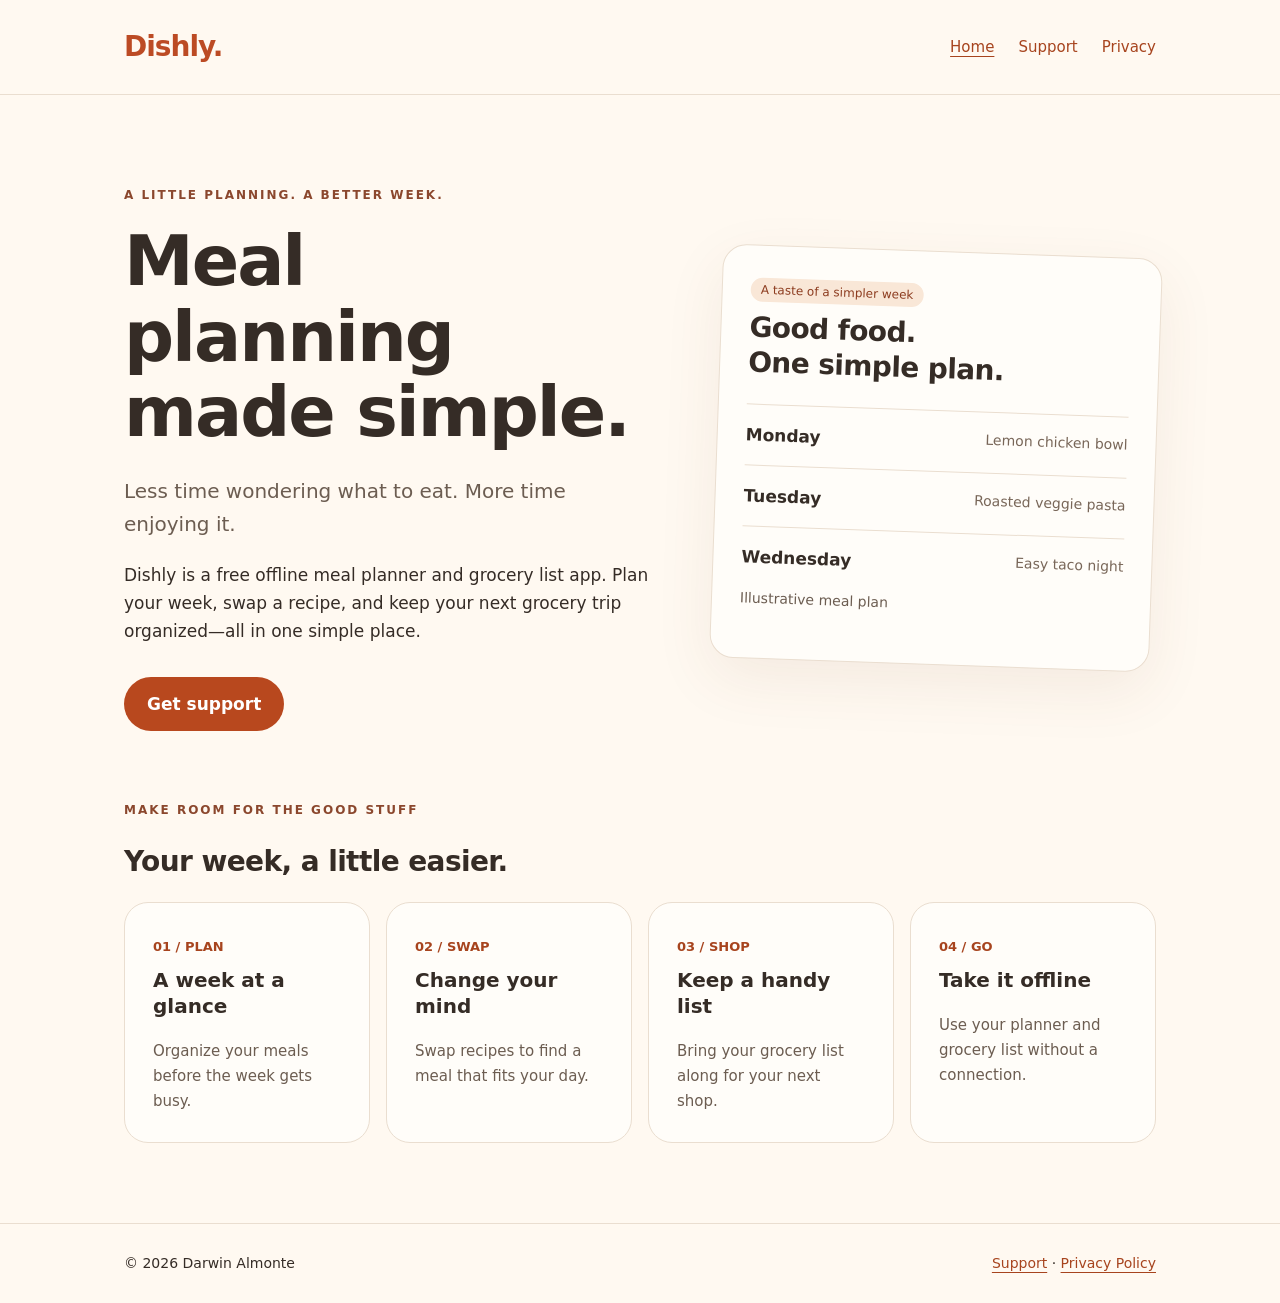
<file: website/index.html>
<!doctype html>
<html lang="en"><head><meta charset="utf-8"><meta name="viewport" content="width=device-width, initial-scale=1"><meta name="description" content="Dishly is a free offline meal planner with weekly meal planning, recipe swapping, and grocery lists."><meta name="theme-color" content="#fff9f1"><title>Meal planning made simple | Dishly</title><link rel="icon" href="favicon.svg" type="image/svg+xml"><link rel="stylesheet" href="styles.css"></head><body><a class="skip" href="#main">Skip to content</a><header><div class="wrap"><nav aria-label="Main navigation"><a class="brand" href="index.html">Dishly<span aria-hidden="true">.</span></a><div class="navlinks"><a href="index.html" aria-current="page">Home</a><a href="support.html">Support</a><a href="privacy.html">Privacy</a></div></nav></div></header><main id="main"><div class="wrap"><section class="hero"><div><div class="eyebrow">A little planning. A better week.</div><h1>Meal planning<br>made simple.</h1><p class="lead">Less time wondering what to eat. More time enjoying it.</p><p>Dishly is a free offline meal planner and grocery list app. Plan your week, swap a recipe, and keep your next grocery trip organized—all in one simple place.</p><a class="button" href="support.html">Get support</a></div><aside class="card plan" aria-label="Illustrative weekly meal plan"><span class="pill">A taste of a simpler week</span><h2>Good food.<br>One simple plan.</h2><div class="meal"><strong>Monday</strong><span>Lemon chicken bowl</span></div><div class="meal"><strong>Tuesday</strong><span>Roasted veggie pasta</span></div><div class="meal"><strong>Wednesday</strong><span>Easy taco night</span></div><p class="muted">Illustrative meal plan</p></aside></section><section aria-labelledby="features"><div class="eyebrow">Make room for the good stuff</div><h2 id="features">Your week, a little easier.</h2><div class="grid"><article class="card"><span class="number">01 / PLAN</span><h3>A week at a glance</h3><p>Organize your meals before the week gets busy.</p></article><article class="card"><span class="number">02 / SWAP</span><h3>Change your mind</h3><p>Swap recipes to find a meal that fits your day.</p></article><article class="card"><span class="number">03 / SHOP</span><h3>Keep a handy list</h3><p>Bring your grocery list along for your next shop.</p></article><article class="card"><span class="number">04 / GO</span><h3>Take it offline</h3><p>Use your planner and grocery list without a connection.</p></article></div></section></div></main><footer><div class="wrap foot"><span>© 2026 Darwin Almonte</span><span><a href="support.html">Support</a> · <a href="privacy.html">Privacy Policy</a></span></div></footer></body></html>
</file>
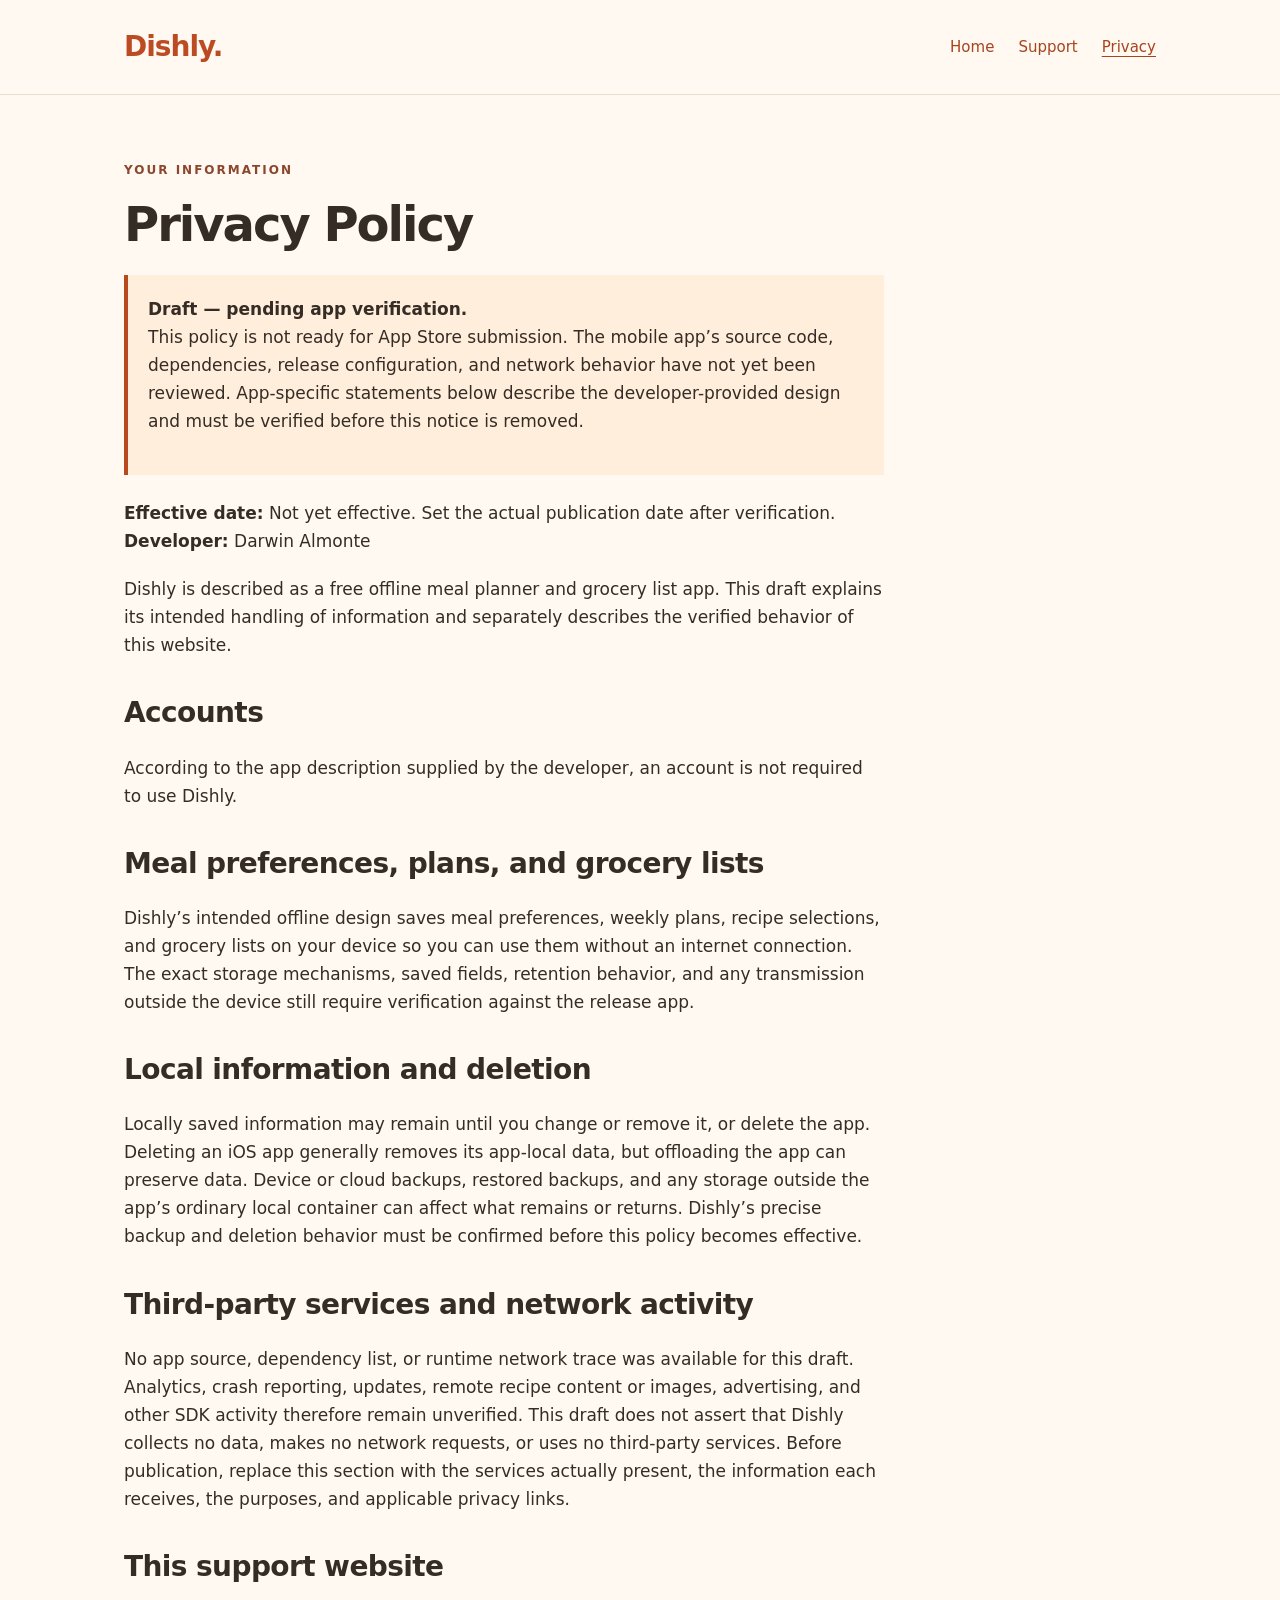
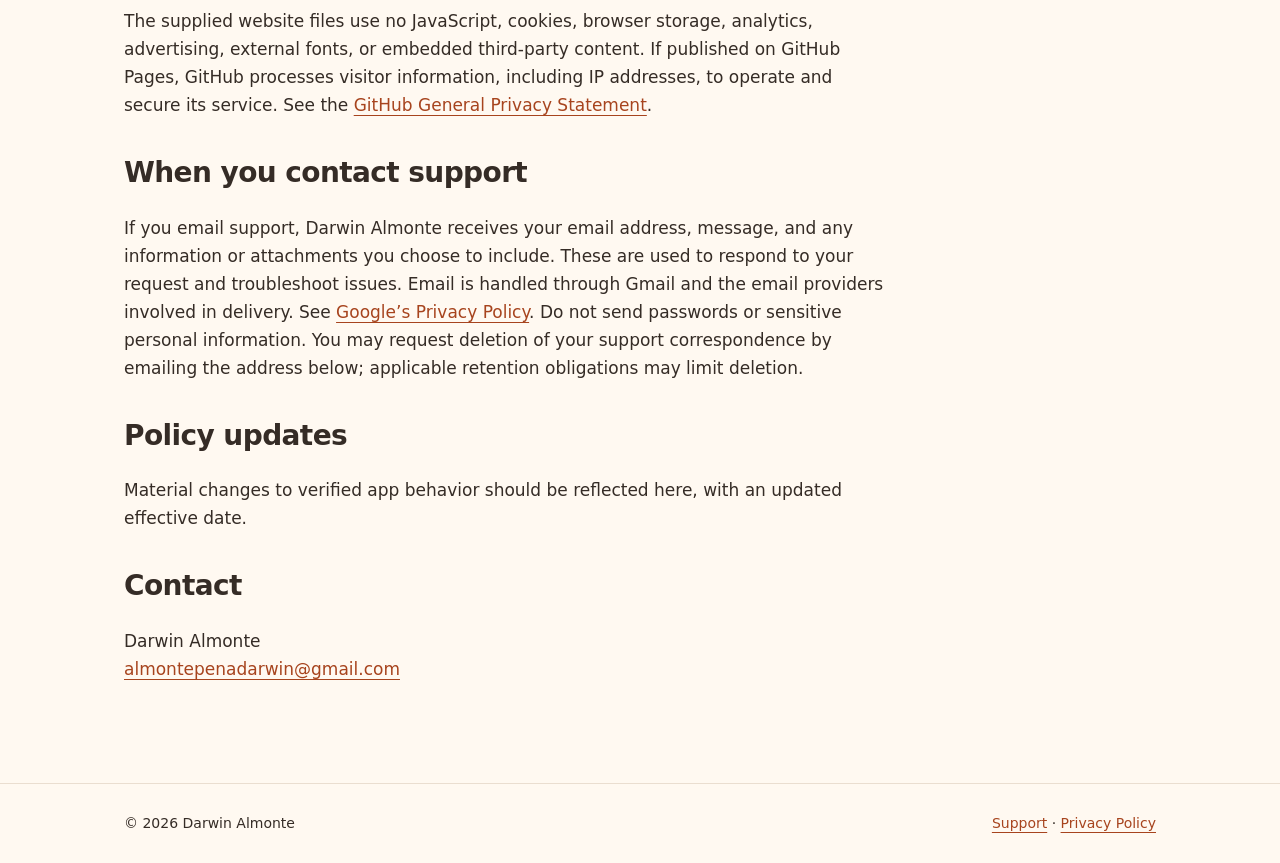
<file: website/privacy.html>
<!doctype html>
<html lang="en"><head><meta charset="utf-8"><meta name="viewport" content="width=device-width, initial-scale=1"><meta name="description" content="Draft Dishly privacy policy awaiting verification of the mobile app source, dependencies, and network behavior."><meta name="theme-color" content="#fff9f1"><title>Privacy Policy — draft | Dishly</title><link rel="icon" href="favicon.svg" type="image/svg+xml"><link rel="stylesheet" href="styles.css"></head><body><a class="skip" href="#main">Skip to content</a><header><div class="wrap"><nav aria-label="Main navigation"><a class="brand" href="index.html">Dishly<span aria-hidden="true">.</span></a><div class="navlinks"><a href="index.html">Home</a><a href="support.html">Support</a><a href="privacy.html" aria-current="page">Privacy</a></div></nav></div></header><main id="main"><div class="wrap"><article class="article"><div class="eyebrow">Your information</div><h1>Privacy Policy</h1><div class="notice" role="note"><strong>Draft — pending app verification.</strong><p>This policy is not ready for App Store submission. The mobile app’s source code, dependencies, release configuration, and network behavior have not yet been reviewed. App-specific statements below describe the developer-provided design and must be verified before this notice is removed.</p></div><p><strong>Effective date:</strong> Not yet effective. Set the actual publication date after verification.<br><strong>Developer:</strong> Darwin Almonte</p><p>Dishly is described as a free offline meal planner and grocery list app. This draft explains its intended handling of information and separately describes the verified behavior of this website.</p><h2>Accounts</h2><p>According to the app description supplied by the developer, an account is not required to use Dishly.</p><h2>Meal preferences, plans, and grocery lists</h2><p>Dishly’s intended offline design saves meal preferences, weekly plans, recipe selections, and grocery lists on your device so you can use them without an internet connection. The exact storage mechanisms, saved fields, retention behavior, and any transmission outside the device still require verification against the release app.</p><h2>Local information and deletion</h2><p>Locally saved information may remain until you change or remove it, or delete the app. Deleting an iOS app generally removes its app-local data, but offloading the app can preserve data. Device or cloud backups, restored backups, and any storage outside the app’s ordinary local container can affect what remains or returns. Dishly’s precise backup and deletion behavior must be confirmed before this policy becomes effective.</p><h2>Third-party services and network activity</h2><p>No app source, dependency list, or runtime network trace was available for this draft. Analytics, crash reporting, updates, remote recipe content or images, advertising, and other SDK activity therefore remain unverified. This draft does not assert that Dishly collects no data, makes no network requests, or uses no third-party services. Before publication, replace this section with the services actually present, the information each receives, the purposes, and applicable privacy links.</p><h2>This support website</h2><p>The supplied website files use no JavaScript, cookies, browser storage, analytics, advertising, external fonts, or embedded third-party content. If published on GitHub Pages, GitHub processes visitor information, including IP addresses, to operate and secure its service. See the <a href="https://docs.github.com/en/site-policy/privacy-policies/github-general-privacy-statement">GitHub General Privacy Statement</a>.</p><h2>When you contact support</h2><p>If you email support, Darwin Almonte receives your email address, message, and any information or attachments you choose to include. These are used to respond to your request and troubleshoot issues. Email is handled through Gmail and the email providers involved in delivery. See <a href="https://policies.google.com/privacy">Google’s Privacy Policy</a>. Do not send passwords or sensitive personal information. You may request deletion of your support correspondence by emailing the address below; applicable retention obligations may limit deletion.</p><h2>Policy updates</h2><p>Material changes to verified app behavior should be reflected here, with an updated effective date.</p><h2>Contact</h2><p>Darwin Almonte<br><a href="mailto:almontepenadarwin@gmail.com">almontepenadarwin@gmail.com</a></p></article></div></main><footer><div class="wrap foot"><span>© 2026 Darwin Almonte</span><span><a href="support.html">Support</a> · <a href="privacy.html">Privacy Policy</a></span></div></footer></body></html>
</file>
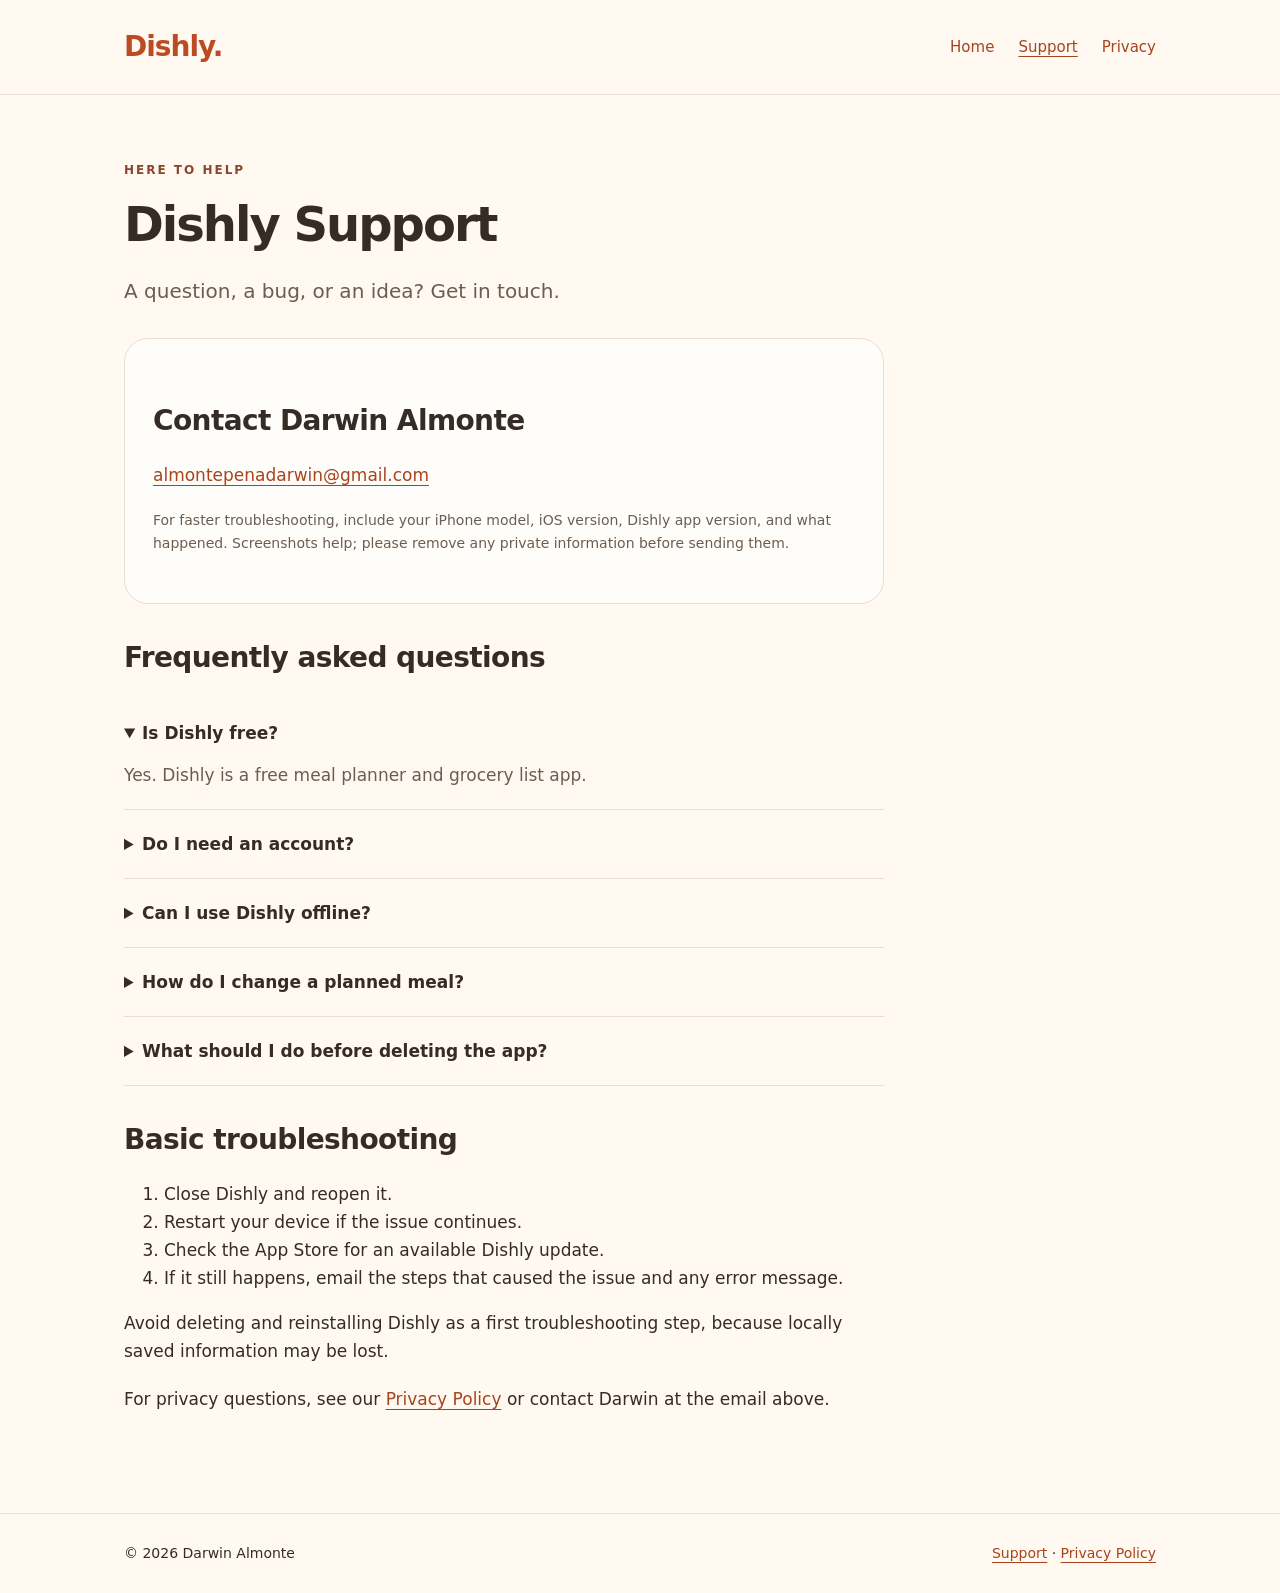
<file: website/support.html>
<!doctype html>
<html lang="en"><head><meta charset="utf-8"><meta name="viewport" content="width=device-width, initial-scale=1"><meta name="description" content="Contact Darwin Almonte for Dishly support, frequently asked questions, and troubleshooting."><meta name="theme-color" content="#fff9f1"><title>Support | Dishly</title><link rel="icon" href="favicon.svg" type="image/svg+xml"><link rel="stylesheet" href="styles.css"></head><body><a class="skip" href="#main">Skip to content</a><header><div class="wrap"><nav aria-label="Main navigation"><a class="brand" href="index.html">Dishly<span aria-hidden="true">.</span></a><div class="navlinks"><a href="index.html">Home</a><a href="support.html" aria-current="page">Support</a><a href="privacy.html">Privacy</a></div></nav></div></header><main id="main"><div class="wrap"><article class="article"><div class="eyebrow">Here to help</div><h1>Dishly Support</h1><p class="lead">A question, a bug, or an idea? Get in touch.</p><div class="card contact"><h2>Contact Darwin Almonte</h2><p><a href="mailto:almontepenadarwin@gmail.com">almontepenadarwin@gmail.com</a></p><p class="muted">For faster troubleshooting, include your iPhone model, iOS version, Dishly app version, and what happened. Screenshots help; please remove any private information before sending them.</p></div><h2>Frequently asked questions</h2><details open><summary>Is Dishly free?</summary><p>Yes. Dishly is a free meal planner and grocery list app.</p></details><details><summary>Do I need an account?</summary><p>No account is required to use Dishly.</p></details><details><summary>Can I use Dishly offline?</summary><p>Yes. Meal planning and grocery list features are designed for offline use.</p></details><details><summary>How do I change a planned meal?</summary><p>Open your weekly plan, select the meal you want to change, and use the recipe swap option to choose another meal.</p></details><details><summary>What should I do before deleting the app?</summary><p>Keep a separate copy of any plans or lists you want to preserve. Deleting an app can remove its locally saved information; do not assume reinstalling will restore it. Offloading and device backups behave differently from deletion.</p></details><h2>Basic troubleshooting</h2><ol><li>Close Dishly and reopen it.</li><li>Restart your device if the issue continues.</li><li>Check the App Store for an available Dishly update.</li><li>If it still happens, email the steps that caused the issue and any error message.</li></ol><p>Avoid deleting and reinstalling Dishly as a first troubleshooting step, because locally saved information may be lost.</p><p>For privacy questions, see our <a href="privacy.html">Privacy Policy</a> or contact Darwin at the email above.</p></article></div></main><footer><div class="wrap foot"><span>© 2026 Darwin Almonte</span><span><a href="support.html">Support</a> · <a href="privacy.html">Privacy Policy</a></span></div></footer></body></html>
</file>
<file: website/styles.css>
*{box-sizing:border-box}body{margin:0;background:#fff9f1;color:#352c26;font:17px/1.65 system-ui,-apple-system,BlinkMacSystemFont,"Segoe UI",sans-serif}a{color:#a7441e;text-underline-offset:4px}a:hover{color:#743016}a:focus-visible,summary:focus-visible{outline:3px solid #b8481e;outline-offset:5px}.wrap{max-width:1080px;margin:auto;padding:0 24px}header{border-bottom:1px solid #eaded0}nav{display:flex;align-items:center;justify-content:space-between;gap:24px;padding:24px 0}.brand{font-size:28px;font-weight:850;letter-spacing:-1px;text-decoration:none;color:#bc4b24}.navlinks{display:flex;gap:24px;font-size:15px}.navlinks a{text-decoration:none}.navlinks a[aria-current=page]{text-decoration:underline}main{min-height:70vh;padding:66px 0 80px}.hero{display:grid;grid-template-columns:1.2fr 1fr;gap:64px;align-items:center;padding:25px 0 70px}.eyebrow{text-transform:uppercase;font-size:12px;letter-spacing:2px;font-weight:750;color:#8b472d}h1{font-size:clamp(40px,6vw,70px);line-height:1.08;letter-spacing:-2px;margin:18px 0 24px}h2{line-height:1.25;font-size:28px;letter-spacing:-.6px}h3{line-height:1.3;font-size:20px}p{margin:0 0 20px}.lead{font-size:20px;color:#6c5d51}.button{display:inline-block;background:#b8481e;color:white;padding:13px 23px;border-radius:100px;text-decoration:none;font-weight:650;margin-top:12px}.button:hover{background:#913818;color:white}.card{background:#fffdf9;border:1px solid #eaded0;border-radius:24px;padding:28px}.plan{transform:rotate(2deg);box-shadow:0 20px 60px #75432314}.plan h2{margin:8px 0 24px}.meal{display:flex;justify-content:space-between;gap:20px;padding:16px 0;border-top:1px solid #eaded0}.meal span{font-size:14px;color:#786658}.pill{font-size:12px;padding:5px 10px;background:#f9e7d7;border-radius:100px;color:#8c3b1e}.grid{display:grid;grid-template-columns:repeat(4,1fr);gap:16px}.grid h3{margin-top:8px}.grid p{font-size:15px;margin-bottom:0;color:#6c5d51}.number{color:#a7441e;font-size:13px;font-weight:750}.article{max-width:760px}.article h1{font-size:48px}.article h2{margin-top:36px}.contact{margin:30px 0}.contact a{overflow-wrap:anywhere}details{border-bottom:1px solid #eaded0;padding:20px 0}summary{cursor:pointer;font-weight:650}details p{margin:14px 0 0;color:#6c5d51}.notice{background:#ffeedb;border-left:4px solid #b8481e;padding:20px;margin:24px 0}.muted{color:#6c5d51;font-size:14px}footer{border-top:1px solid #eaded0;padding:28px 0;font-size:14px}.foot{display:flex;justify-content:space-between;gap:20px}.skip{position:absolute;left:20px;top:-100px}.skip:focus{top:10px;background:white;padding:10px}@media(max-width:760px){.hero{grid-template-columns:1fr;gap:36px;padding-top:0}.grid{grid-template-columns:repeat(2,1fr)}main{padding-top:40px}.plan{transform:none}.foot{flex-direction:column}.navlinks{gap:16px}.article h1{font-size:40px}}@media(max-width:420px){.grid{grid-template-columns:1fr}.wrap{padding:0 18px}.navlinks{font-size:13px;gap:12px}}
</file>
